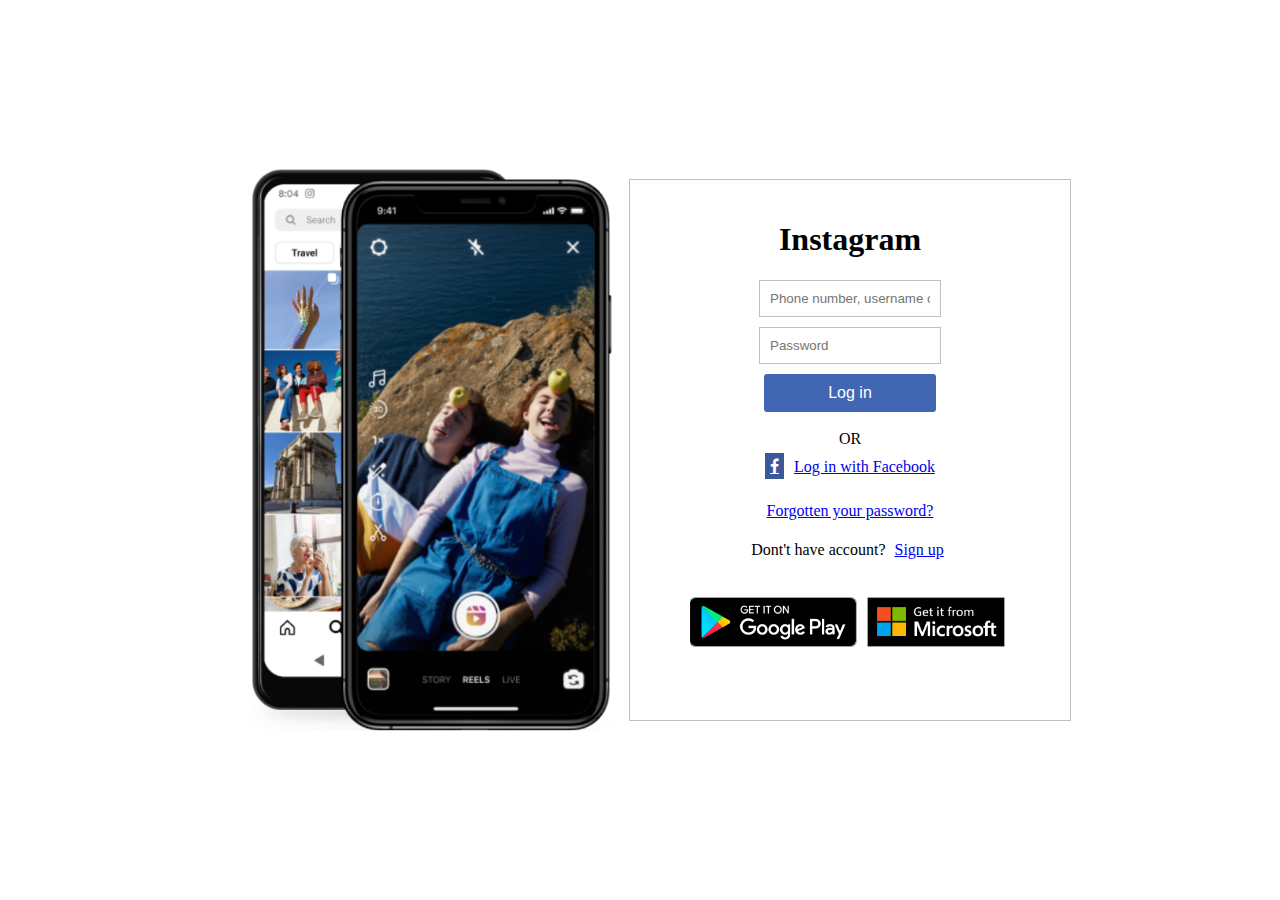
<file: index.html>
<!DOCTYPE html>
<html lang="en">
  <head>
    <meta charset="UTF-8" />
    <meta name="viewport" content="width=device-width, initial-scale=1.0" />
    <title>Instagram</title>
    <link
      rel="stylesheet"
      href="https://cdnjs.cloudflare.com/ajax/libs/font-awesome/4.7.0/css/font-awesome.min.css"
    />
    <link rel="stylesheet" href="login.css" />

    <style>
      body {
        display: flex;
        justify-content: center;
        align-items: center;
        height: 100vh;
        margin: 0;
      }

      .login-container {
        display: flex;
        align-items: center;
      }

      .login-side {
        padding: 20px;
        text-align: center;
      }

      .photo-login {
        margin-left: 20px;
      }

      .fa {
        padding: 5px;
        text-align: center;
      }

      .fa-facebook {
        background: #3b5998;
        color: white;
      }

      a {
        margin: 5px;
      }

      .input-field {
        margin-bottom: 10px;
      }
    </style>
  </head>
  <body>
      <div class="photo-login">
        <img src="lofin other side.png" alt="Login Image" />
      </div>
      <div class="login-container">
        <div class="login-side">
          <h1>Instagram</h1>
          <form>
            <input
              class="input-field"
              type="text"
              placeholder="Phone number, username or email address"
            /><br />
            <input
              type="password"
              placeholder="Password"
              class="input-field"
            /><br /><a>
            <button type="submit"  href="https://www.instagram.com/">Log in</button></a><br /><br>
            OR<br />
            <a href="" class="fa fa-facebook">
              <a href="https://www.facebook.com/">Log in with Facebook </a>
            </a><br><br>
            <a href="#">Forgotten your password?</a><br><br>
          </form>
          <div class="no-account">
            Dont't have account?
            <a href="#">Sign up</a>
          </div>
          <img src="footer.png"/>
        </div>
  </body>
</html>
</file>
<file: login.css>
.input-field {
  width: 40%;
  padding: 10px;
  margin-bottom: 20px;
  border: 1px solid #bfbfbf;
  border-style: solid;
  outline: none;
}
.login-side {
  border: 1px solid #bfbfbf;
  width: 400px; /* Set the width of the image */
  height: 500px;
  text-align: center;
  text-transform: none;
}
button {
  width: 43%;
  padding: 10px;
  border: none;
  background-color: #4267b2;
  color: #fff;
  font-size: 16px;
  cursor: pointer;
  border-radius: 3px;
}
.photo-login img {
  width: 400px; /* Set the width of the image */
  height: 600px; /* Maintain the aspect ratio */
}
.no-account {
  border-style: solid;
  border-color: white;
  height: 1cm;
  text-align: center;
}
a {
  text-transform: none;
}
</file>
